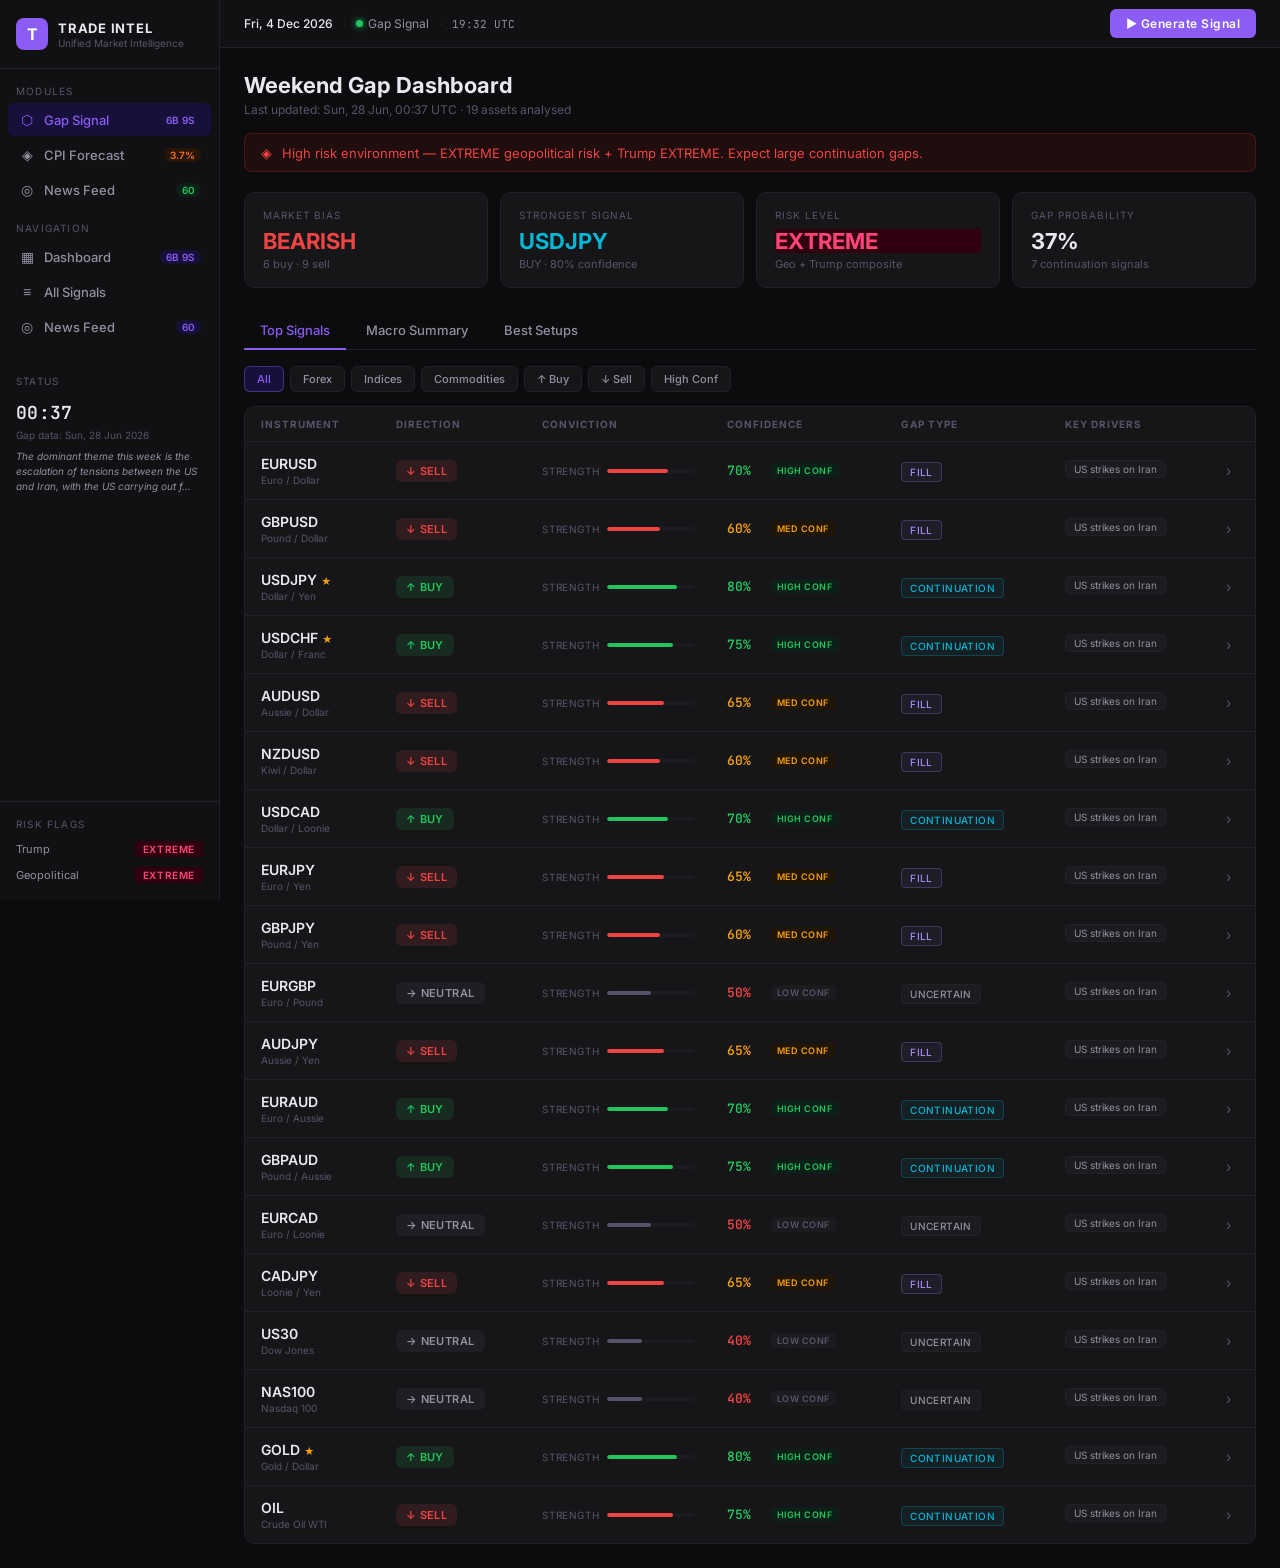
<file: platform/index.html>
<!DOCTYPE html>
<html lang="en">
<head>
  <meta charset="UTF-8"/>
  <meta name="viewport" content="width=device-width, initial-scale=1.0"/>
  <title>TRADE INTEL — Unified Market Intelligence</title>
  <link rel="preconnect" href="https://fonts.googleapis.com">
  <link href="https://fonts.googleapis.com/css2?family=Inter:wght@300;400;500;600;700&family=JetBrains+Mono:wght@400;500;600&display=swap" rel="stylesheet">
  <link rel="stylesheet" href="style.css?v=3"/>
</head>
<body>
<div class="sidebar-backdrop" id="sidebar-backdrop"></div>
<div class="layout">

  <!-- ── Sidebar ──────────────────────────────────────────── -->
  <aside class="sidebar">
    <div class="sidebar-logo">
      <div class="logo-icon">T</div>
      <div>
        <div class="logo-name">TRADE INTEL</div>
        <div class="logo-sub">Unified Market Intelligence</div>
      </div>
    </div>

    <div class="sidebar-section-label">MODULES</div>
    <nav class="sidebar-nav">
      <button class="nav-item active" data-section="gap">
        <span class="nav-icon">⬡</span> Gap Signal
        <span class="nav-badge" id="nav-gap-badge">—</span>
      </button>
      <button class="nav-item" data-section="cpi">
        <span class="nav-icon">◈</span> CPI Forecast
        <span class="nav-badge nav-badge-orange" id="nav-cpi-badge">—</span>
      </button>
      <button class="nav-item" data-section="news">
        <span class="nav-icon">◎</span> News Feed
        <span class="nav-badge nav-badge-green" id="nav-news-badge">—</span>
      </button>
    </nav>

    <!-- Gap Signal sub-nav — shown only when gap section is active -->
    <div id="gap-subnav" style="display:none">
      <div class="sidebar-section-label">NAVIGATION</div>
      <nav class="sidebar-nav">
        <button class="nav-item gap-sub active" data-gap-view="dashboard">
          <span class="nav-icon">▦</span> Dashboard
          <span class="nav-badge" id="gap-nav-buy-count">—</span>
        </button>
        <button class="nav-item gap-sub" data-gap-view="all">
          <span class="nav-icon">≡</span> All Signals
        </button>
        <button class="nav-item gap-sub" data-gap-view="news">
          <span class="nav-icon">◎</span> News Feed
          <span class="nav-badge" id="gap-nav-news-count" style="background:var(--muted-bg);color:var(--muted)">—</span>
        </button>
      </nav>
    </div>

    <div class="sidebar-section-label" style="margin-top:16px">STATUS</div>
    <div class="last-run-block">
      <div class="last-run-time" id="sidebar-time">—</div>
      <div class="last-run-meta" id="sidebar-meta">Ready</div>
      <div class="last-run-theme" id="sidebar-theme"></div>
    </div>

    <div class="sidebar-footer">
      <div class="sidebar-section-label">RISK FLAGS</div>
      <div class="risk-row">
        <span class="risk-key">Trump</span>
        <span class="risk-val" id="sb-trump">—</span>
      </div>
      <div class="risk-row">
        <span class="risk-key">Geopolitical</span>
        <span class="risk-val" id="sb-geo">—</span>
      </div>
      <div class="risk-row" id="sb-fomc-row">
        <span class="risk-key">FOMC</span>
        <span class="risk-val" id="sb-fomc">—</span>
      </div>
      <div class="risk-row" id="sb-inflation-row">
        <span class="risk-key">Inflation</span>
        <span class="risk-val" id="sb-inflation">—</span>
      </div>
    </div>
  </aside>

  <!-- ── Main ─────────────────────────────────────────────── -->
  <div class="main">

    <!-- Top bar -->
    <header class="topbar">
      <div class="topbar-left">
        <button class="hamburger" id="hamburger" aria-label="Open menu">
          <span></span><span></span><span></span>
        </button>
        <span class="topbar-date topbar-hide-mobile" id="topbar-date">—</span>
        <span class="topbar-sep topbar-hide-mobile">·</span>
        <span class="topbar-status"><span class="status-dot"></span> <span id="topbar-section-label">Gap Signal</span></span>
        <span class="topbar-sep topbar-hide-mobile">·</span>
        <span class="topbar-time topbar-hide-mobile" id="topbar-time">—</span>
      </div>
      <button class="run-btn" id="run-btn">▶ Generate Signal</button>
    </header>

    <!-- ════════════════════════════════════════════════════
         GAP SIGNAL SECTION
    ════════════════════════════════════════════════════ -->
    <div id="section-gap" class="section content">
      <div class="page-title-row">
        <div>
          <h1 class="page-title">Weekend Gap Dashboard</h1>
          <div class="page-sub" id="gap-page-sub">Loading gap signal data…</div>
        </div>
      </div>

      <div class="alert-bar neutral" id="gap-alert-bar">
        <span class="alert-icon">◈</span>
        <span id="gap-alert-text">Analysing market conditions…</span>
      </div>

      <div class="stat-cards">
        <div class="stat-card">
          <div class="stat-label">MARKET BIAS</div>
          <div class="stat-value" id="gap-stat-bias">—</div>
          <div class="stat-sub" id="gap-stat-bias-sub">—</div>
        </div>
        <div class="stat-card">
          <div class="stat-label">STRONGEST SIGNAL</div>
          <div class="stat-value highlight" id="gap-stat-strongest">—</div>
          <div class="stat-sub" id="gap-stat-strongest-sub">—</div>
        </div>
        <div class="stat-card">
          <div class="stat-label">RISK LEVEL</div>
          <div class="stat-value" id="gap-stat-risk">—</div>
          <div class="stat-sub">Geo + Trump composite</div>
        </div>
        <div class="stat-card">
          <div class="stat-label">GAP PROBABILITY</div>
          <div class="stat-value" id="gap-stat-gap">—</div>
          <div class="stat-sub" id="gap-stat-gap-sub">—</div>
        </div>
      </div>

      <div class="view-tabs" id="gap-view-tabs">
        <button class="vtab active" data-section-vtab="gap" data-vtab="signals">Top Signals</button>
        <button class="vtab" data-section-vtab="gap" data-vtab="macro">Macro Summary</button>
        <button class="vtab" data-section-vtab="gap" data-vtab="picks">Best Setups</button>
      </div>

      <div id="gap-view-signals">
        <div class="filter-row">
          <button class="filt active" data-group="all">All</button>
          <button class="filt" data-group="forex">Forex</button>
          <button class="filt" data-group="indices">Indices</button>
          <button class="filt" data-group="commodities">Commodities</button>
          <button class="filt" data-group="buy">↑ Buy</button>
          <button class="filt" data-group="sell">↓ Sell</button>
          <button class="filt" data-group="high">High Conf</button>
        </div>
        <div class="table-wrap">
          <table class="signal-table">
            <thead>
              <tr>
                <th>INSTRUMENT</th><th>DIRECTION</th><th>CONVICTION</th>
                <th>CONFIDENCE</th><th>GAP TYPE</th><th>KEY DRIVERS</th><th></th>
              </tr>
            </thead>
            <tbody id="gap-signal-tbody"></tbody>
          </table>
        </div>
      </div>

      <div id="gap-view-macro" style="display:none">
        <div class="macro-card">
          <div class="macro-card-label">MACRO THEME</div>
          <div class="macro-card-text" id="gap-macro-text">—</div>
        </div>
        <div class="macro-grid" id="gap-macro-grid"></div>
      </div>

      <div id="gap-view-picks" style="display:none">
        <div class="picks-grid" id="gap-picks-grid"></div>
      </div>

      <div id="gap-view-news" style="display:none">
        <div class="news-feed" id="gap-news-feed"></div>
      </div>
    </div>

    <!-- ════════════════════════════════════════════════════
         CPI SECTION
    ════════════════════════════════════════════════════ -->
    <div id="section-cpi" class="section content" style="display:none">
      <div class="page-title-row">
        <div>
          <h1 class="page-title">CPI Forecast Model</h1>
          <div class="page-sub" id="cpi-page-sub">Consumer Price Index — Inflation Intelligence</div>
          <div class="data-badge fallback" id="cpi-data-badge">⚡ Fallback values</div>
        </div>
      </div>

      <div class="alert-bar neutral" id="cpi-alert-bar">
        <span class="alert-icon">◈</span>
        <span id="cpi-alert-text">Adjust model inputs then click ▶ Generate Signal to compute CPI forecast</span>
      </div>

      <div class="consensus-bar">
        <span class="cb-label">Street Consensus</span>
        <div class="cb-input-wrap">
          <input type="number" id="cpi-consensus-input" class="cb-input" placeholder="e.g. 2.4" step="0.1" min="0" max="10">
          <span class="cb-unit">% CPI YoY</span>
        </div>
        <div class="cb-vs" id="cpi-consensus-vs">Enter street forecast to compare with model</div>
      </div>

      <div class="stat-cards">
        <div class="stat-card">
          <div class="stat-label">CPI FORECAST</div>
          <div class="stat-value highlight" id="cpi-stat-headline">—</div>
          <div class="stat-sub" id="cpi-stat-headline-sub">YoY consumer price index</div>
        </div>
        <div class="stat-card">
          <div class="stat-label">CORE MoM</div>
          <div class="stat-value" id="cpi-stat-core">—</div>
          <div class="stat-sub">Core month-over-month</div>
        </div>
        <div class="stat-card">
          <div class="stat-label">REGIME</div>
          <div class="stat-value" id="cpi-stat-regime">—</div>
          <div class="stat-sub" id="cpi-stat-regime-sub">Inflation condition</div>
        </div>
        <div class="stat-card">
          <div class="stat-label">MODEL CONFIDENCE</div>
          <div class="stat-value" id="cpi-stat-conf">—</div>
          <div class="stat-sub">Signal alignment score</div>
        </div>
      </div>

      <div class="view-tabs">
        <button class="vtab active" data-section-vtab="cpi" data-vtab="signals">Asset Signals</button>
        <button class="vtab" data-section-vtab="cpi" data-vtab="forecast">Forecast Detail</button>
        <button class="vtab" data-section-vtab="cpi" data-vtab="inputs">Model Inputs</button>
        <button class="vtab" data-section-vtab="cpi" data-vtab="drivers">Drivers</button>
        <button class="vtab" data-section-vtab="cpi" data-vtab="news">News Feed</button>
      </div>

      <div id="cpi-view-signals">
        <div class="table-wrap">
          <table class="signal-table">
            <thead>
              <tr>
                <th>ASSET</th><th>SIGNAL</th><th>CONVICTION</th>
                <th>CONFIDENCE</th><th>CONTEXT</th><th>RATIONALE</th><th></th>
              </tr>
            </thead>
            <tbody id="cpi-signal-tbody"></tbody>
          </table>
        </div>
      </div>

      <div id="cpi-view-forecast" style="display:none">
        <div id="cpi-forecast-content"></div>
      </div>

      <div id="cpi-view-inputs" style="display:none">
        <div id="cpi-inputs-content"></div>
      </div>

      <div id="cpi-view-drivers" style="display:none">
        <div id="cpi-drivers-content"></div>
      </div>

      <div id="cpi-view-news" style="display:none">
        <div class="news-feed" id="cpi-news-feed"></div>
      </div>
    </div>

    <!-- ════════════════════════════════════════════════════
         NEWS SECTION
    ════════════════════════════════════════════════════ -->
    <div id="section-news" class="section content" style="display:none">
      <div class="page-title-row">
        <div>
          <h1 class="page-title">Market News Feed</h1>
          <div class="page-sub" id="news-page-sub">All articles from the latest Gap Signal run</div>
        </div>
      </div>

      <div class="news-filter-row">
        <button class="news-filt active" data-nfilter="all">All <span id="nf-count-all" class="news-filt-count">—</span></button>
        <button class="news-filt" data-nfilter="labour">Labour / NFP <span id="nf-count-labour" class="news-filt-count">—</span></button>
        <button class="news-filt" data-nfilter="inflation">Inflation / CPI <span id="nf-count-inflation" class="news-filt-count">—</span></button>
        <button class="news-filt" data-nfilter="geo">Geopolitical <span id="nf-count-geo" class="news-filt-count">—</span></button>
        <button class="news-filt" data-nfilter="markets">Markets <span id="nf-count-markets" class="news-filt-count">—</span></button>
      </div>

      <div class="news-feed" id="main-news-feed"></div>
    </div>

  </div>
</div>

<!-- ── Detail Modal (Gap Signal row) ────────────────────── -->
<div class="modal-overlay" id="modal-overlay">
  <div class="modal">
    <div class="modal-header-bar" id="modal-header-bar"></div>
    <div class="modal-inner">
      <button class="modal-close" id="modal-close">✕</button>
      <div class="modal-title-row">
        <div class="modal-asset" id="modal-asset"></div>
        <div id="modal-top-badges"></div>
      </div>
      <div class="modal-bias-box" id="modal-bias"></div>
      <div class="modal-cols">
        <div>
          <div class="modal-sec-label">Key Drivers</div>
          <ul class="modal-list green" id="modal-drivers"></ul>
        </div>
        <div>
          <div class="modal-sec-label">Invalidation Risks</div>
          <ul class="modal-list red" id="modal-risks"></ul>
        </div>
      </div>
    </div>
  </div>
</div>

<!-- ── Generating Modal (Netlify — GitHub Actions triggered) ── -->
<div class="cmd-overlay" id="generating-overlay">
  <div class="cmd-modal">
    <div class="cmd-title">⚙ Generating Gap Signal…</div>
    <div class="cmd-sub">GitHub Actions is running your signal generator. This takes about 90 seconds.</div>
    <div class="generating-steps">
      <div class="gen-step">✓ Workflow triggered</div>
      <div class="gen-step muted">⏳ Fetching news &amp; market data</div>
      <div class="gen-step muted">⏳ Running AI analysis (Groq)</div>
      <div class="gen-step muted">⏳ Committing to GitHub</div>
      <div class="gen-step muted">⏳ Netlify redeploying</div>
    </div>
    <div class="cmd-note" style="margin-top:16px">
      This page will automatically refresh in <strong>2 minutes</strong>.<br>
      Or refresh manually once you see the Netlify deploy complete.
    </div>
  </div>
</div>

<!-- ── Command Modal (Gap Signal generate — local dev) ─── -->
<div class="cmd-overlay" id="cmd-overlay">
  <div class="cmd-modal">
    <div class="cmd-title">▶ Generate Gap Signal</div>
    <div class="cmd-sub">Run this command in your terminal to fetch fresh signals, then refresh this page.</div>
    <div class="cmd-code">python3 /Users/Aryan/BBS/gap_signals/main.py --save</div>
    <div class="cmd-note">
      Runs the AI-powered gap analysis engine and saves output to
      <code>gap_signals/dashboard/data/latest.json</code>.
      Requires API keys configured in <code>gap_signals/.env</code>.
    </div>
    <button class="cmd-close-btn" id="cmd-close">Close</button>
  </div>
</div>

<script src="app.js"></script>
</body>
</html>
</file>
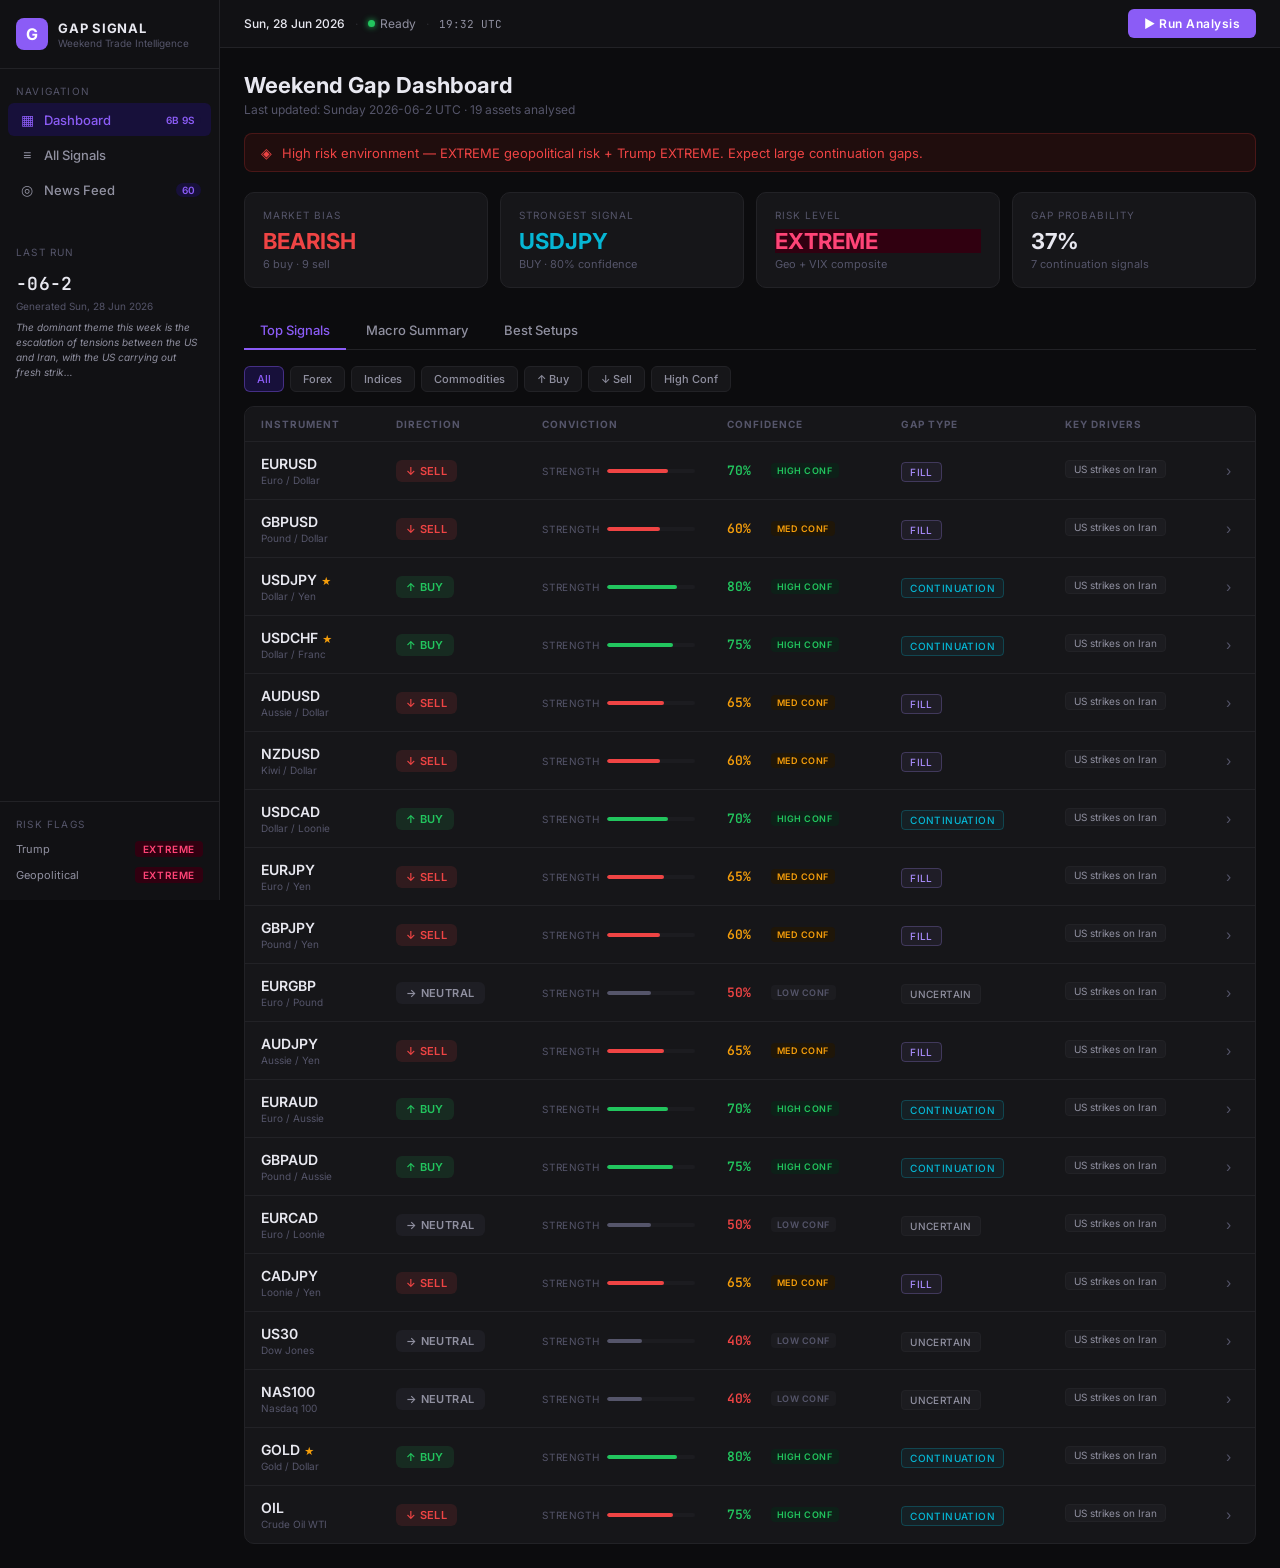
<file: gap_signals/dashboard/index.html>
<!DOCTYPE html>
<html lang="en">
<head>
  <meta charset="UTF-8"/>
  <meta name="viewport" content="width=device-width, initial-scale=1.0"/>
  <title>GAP SIGNAL — Weekend Trade Intelligence</title>
  <link rel="preconnect" href="https://fonts.googleapis.com">
  <link href="https://fonts.googleapis.com/css2?family=Inter:wght@300;400;500;600;700&family=JetBrains+Mono:wght@400;500;600&display=swap" rel="stylesheet">
  <link rel="stylesheet" href="style.css"/>
</head>
<body>
<div class="layout">

  <!-- ── Sidebar ─────────────────────────────────────────────── -->
  <aside class="sidebar">
    <div class="sidebar-logo">
      <div class="logo-icon">G</div>
      <div>
        <div class="logo-name">GAP SIGNAL</div>
        <div class="logo-sub">Weekend Trade Intelligence</div>
      </div>
    </div>

    <div class="sidebar-section-label">NAVIGATION</div>
    <nav class="sidebar-nav">
      <a class="nav-item active" data-view="dashboard" href="#">
        <span class="nav-icon">▦</span> Dashboard
        <span class="nav-badge" id="nav-buy-count"></span>
      </a>
      <a class="nav-item" data-view="all" href="#">
        <span class="nav-icon">≡</span> All Signals
      </a>
      <a class="nav-item" data-view="news" href="#">
        <span class="nav-icon">◎</span> News Feed
        <span class="nav-badge" id="nav-news-badge" style="background:var(--muted-bg);color:var(--muted)">—</span>
      </a>
    </nav>

    <div class="sidebar-section-label" style="margin-top:24px">LAST RUN</div>
    <div class="last-run-block">
      <div class="last-run-time" id="sidebar-time">—</div>
      <div class="last-run-meta" id="sidebar-meta">Run python3 main.py --save to refresh</div>
      <div class="last-run-theme" id="sidebar-theme"></div>
    </div>

    <div class="sidebar-footer">
      <div class="sidebar-section-label">RISK FLAGS</div>
      <div class="risk-row">
        <span class="risk-key">Trump</span>
        <span class="risk-val" id="sb-trump">—</span>
      </div>
      <div class="risk-row">
        <span class="risk-key">Geopolitical</span>
        <span class="risk-val" id="sb-geo">—</span>
      </div>
    </div>
  </aside>

  <!-- ── Main ───────────────────────────────────────────────── -->
  <div class="main">

    <!-- Top bar -->
    <header class="topbar">
      <div class="topbar-left">
        <span class="topbar-date" id="topbar-date">—</span>
        <span class="topbar-sep">·</span>
        <span class="topbar-status"><span class="status-dot"></span> Ready</span>
        <span class="topbar-sep">·</span>
        <span class="topbar-time" id="topbar-time">—</span>
      </div>
      <button class="run-btn" onclick="location.reload()">▶ Run Analysis</button>
    </header>

    <!-- Page content -->
    <div class="content">

      <div class="page-title-row">
        <div>
          <h1 class="page-title">Weekend Gap Dashboard</h1>
          <div class="page-sub" id="page-sub">Loading...</div>
        </div>
      </div>

      <!-- Alert bar -->
      <div class="alert-bar" id="alert-bar">
        <span class="alert-icon">◈</span>
        <span id="alert-text">Analysing market conditions...</span>
      </div>

      <!-- Stat cards -->
      <div class="stat-cards">
        <div class="stat-card">
          <div class="stat-label">MARKET BIAS</div>
          <div class="stat-value" id="stat-bias">—</div>
          <div class="stat-sub" id="stat-bias-sub">—</div>
        </div>
        <div class="stat-card">
          <div class="stat-label">STRONGEST SIGNAL</div>
          <div class="stat-value highlight" id="stat-strongest">—</div>
          <div class="stat-sub" id="stat-strongest-sub">—</div>
        </div>
        <div class="stat-card">
          <div class="stat-label">RISK LEVEL</div>
          <div class="stat-value" id="stat-risk">—</div>
          <div class="stat-sub">Geo + VIX composite</div>
        </div>
        <div class="stat-card">
          <div class="stat-label">GAP PROBABILITY</div>
          <div class="stat-value" id="stat-gap">—</div>
          <div class="stat-sub" id="stat-gap-sub">—</div>
        </div>
      </div>

      <!-- Tabs -->
      <div class="view-tabs">
        <button class="vtab active" data-vtab="signals">Top Signals</button>
        <button class="vtab" data-vtab="macro">Macro Summary</button>
        <button class="vtab" data-vtab="picks">Best Setups</button>
      </div>

      <!-- Signals table -->
      <div id="view-signals">
        <div class="filter-row">
          <button class="filt active" data-group="all">All</button>
          <button class="filt" data-group="forex">Forex</button>
          <button class="filt" data-group="indices">Indices</button>
          <button class="filt" data-group="commodities">Commodities</button>
          <button class="filt" data-group="buy">↑ Buy</button>
          <button class="filt" data-group="sell">↓ Sell</button>
          <button class="filt" data-group="high">High Conf</button>
        </div>

        <div class="table-wrap">
          <table class="signal-table">
            <thead>
              <tr>
                <th>INSTRUMENT</th>
                <th>DIRECTION</th>
                <th>CONVICTION</th>
                <th>CONFIDENCE</th>
                <th>GAP TYPE</th>
                <th>KEY DRIVERS</th>
                <th></th>
              </tr>
            </thead>
            <tbody id="signal-tbody"></tbody>
          </table>
        </div>
      </div>

      <!-- Macro view -->
      <div id="view-macro" style="display:none">
        <div class="macro-card">
          <div class="macro-card-label">MACRO THEME</div>
          <div class="macro-card-text" id="macro-full-text">—</div>
        </div>
        <div class="macro-grid" id="macro-grid"></div>
      </div>

      <!-- Picks view -->
      <div id="view-picks" style="display:none">
        <div class="picks-grid" id="picks-grid"></div>
      </div>

      <!-- News feed view -->
      <div id="view-news" style="display:none">
        <div class="news-feed" id="news-feed"></div>
      </div>

    </div>
  </div>

</div>

<!-- Detail modal -->
<div class="modal-overlay" id="modal-overlay">
  <div class="modal">
    <div class="modal-header-bar" id="modal-header-bar"></div>
    <div class="modal-inner">
      <button class="modal-close" id="modal-close">✕</button>
      <div class="modal-title-row">
        <div class="modal-asset" id="modal-asset"></div>
        <div id="modal-top-badges"></div>
      </div>
      <div class="modal-bias-box" id="modal-bias"></div>
      <div class="modal-cols">
        <div>
          <div class="modal-sec-label">Key Drivers</div>
          <ul class="modal-list green" id="modal-drivers"></ul>
        </div>
        <div>
          <div class="modal-sec-label">Invalidation Risks</div>
          <ul class="modal-list red" id="modal-risks"></ul>
        </div>
      </div>
    </div>
  </div>
</div>

<script src="app.js"></script>
</body>
</html>
</file>
<file: platform/style.css>
@import url('https://fonts.googleapis.com/css2?family=Inter:wght@300;400;500;600;700&family=JetBrains+Mono:wght@400;500;600&display=swap');

*, *::before, *::after { box-sizing: border-box; margin: 0; padding: 0; }

:root {
  --bg:        #0c0c0e;
  --sidebar:   #111114;
  --panel:     #161619;
  --panel2:    #1c1c20;
  --border:    #222226;
  --border2:   #2a2a30;
  --text:      #e8e8f0;
  --text2:     #9090a0;
  --muted:     #55556a;
  --muted-bg:  #1e1e24;
  --green:     #22c55e;
  --green-bg:  #0d2018;
  --green-dim: rgba(34,197,94,0.12);
  --red:       #ef4444;
  --red-bg:    #200d0d;
  --red-dim:   rgba(239,68,68,0.12);
  --yellow:    #f59e0b;
  --yellow-bg: #1f1608;
  --purple:    #8b5cf6;
  --purple-bg: #17103a;
  --cyan:      #06b6d4;
  --cyan-bg:   #071e26;
  --orange:    #f97316;
  --orange-bg: #281508;
  --inter:     'Inter', sans-serif;
  --mono:      'JetBrains Mono', monospace;
}

body {
  background: var(--bg);
  color: var(--text);
  font-family: var(--inter);
  font-size: 13px;
  min-height: 100vh;
  overflow-x: hidden;
}

/* ── Layout ─────────────────────────────────────────── */
.layout {
  display: grid;
  grid-template-columns: 220px 1fr;
  min-height: 100vh;
}

/* ── Sidebar ────────────────────────────────────────── */
.sidebar {
  background: var(--sidebar);
  border-right: 1px solid var(--border);
  display: flex;
  flex-direction: column;
  padding: 0;
  position: sticky;
  top: 0;
  height: 100vh;
  overflow-y: auto;
}

.sidebar-logo {
  display: flex;
  align-items: center;
  gap: 10px;
  padding: 18px 16px;
  border-bottom: 1px solid var(--border);
}

.logo-icon {
  width: 32px; height: 32px;
  background: var(--purple);
  color: white;
  font-weight: 700;
  font-size: 16px;
  border-radius: 8px;
  display: flex; align-items: center; justify-content: center;
  flex-shrink: 0;
}

.logo-name {
  font-weight: 700;
  font-size: 13px;
  letter-spacing: 0.06em;
  color: var(--text);
}

.logo-sub {
  font-size: 10px;
  color: var(--muted);
  margin-top: 1px;
}

.sidebar-section-label {
  font-size: 10px;
  letter-spacing: 0.12em;
  color: var(--muted);
  padding: 16px 16px 6px;
  text-transform: uppercase;
}

.sidebar-nav { display: flex; flex-direction: column; gap: 2px; padding: 0 8px; }
.sidebar-nav button { font-family: var(--inter); }

.nav-item {
  display: flex;
  align-items: center;
  gap: 8px;
  padding: 8px 10px;
  border-radius: 6px;
  color: var(--text2);
  text-decoration: none;
  font-size: 13px;
  font-weight: 500;
  transition: all 0.15s;
  cursor: pointer;
  background: none;
  border: none;
  width: 100%;
  text-align: left;
}

.nav-item:hover { background: var(--panel2); color: var(--text); }
.nav-item.active[data-section="gap"]  { background: var(--purple-bg); color: var(--purple); }
.nav-item.active[data-section="nfp"]  { background: var(--cyan-bg);   color: var(--cyan); }
.nav-item.active[data-section="cpi"]  { background: var(--orange-bg); color: var(--orange); }
.nav-item.active[data-section="news"] { background: var(--green-bg);  color: var(--green); }

.nav-icon { font-size: 14px; width: 18px; text-align: center; }

.nav-badge {
  margin-left: auto;
  background: var(--purple-bg);
  color: var(--purple);
  font-size: 10px;
  padding: 1px 6px;
  border-radius: 10px;
  font-weight: 600;
}
.nav-badge-cyan   { background: var(--cyan-bg);   color: var(--cyan); }
.nav-badge-orange { background: var(--orange-bg); color: var(--orange); }
.nav-badge-green  { background: var(--green-bg);  color: var(--green); }

.last-run-block { padding: 8px 16px 16px; }

.last-run-time {
  font-family: var(--mono);
  font-size: 18px;
  font-weight: 600;
  color: var(--text);
  letter-spacing: 0.02em;
}

.last-run-meta { font-size: 10px; color: var(--muted); margin-top: 4px; line-height: 1.5; }
.last-run-theme { font-size: 10px; color: var(--text2); margin-top: 6px; line-height: 1.5; font-style: italic; }

.sidebar-footer {
  margin-top: auto;
  border-top: 1px solid var(--border);
  padding-bottom: 12px;
}

.risk-row {
  display: flex;
  justify-content: space-between;
  align-items: center;
  padding: 5px 16px;
}

.risk-key { font-size: 11px; color: var(--text2); }

.risk-val {
  font-size: 10px;
  font-weight: 600;
  padding: 2px 8px;
  border-radius: 4px;
  letter-spacing: 0.06em;
}

.risk-LOW, .risk-NONE, .risk-Dovish, .risk-Soft  { background: var(--green-bg);  color: var(--green); }
.risk-MEDIUM, .risk-Neutral, .risk-Cooling         { background: var(--yellow-bg); color: var(--yellow); }
.risk-HIGH, .risk-Hawkish, .risk-Hot               { background: var(--red-bg);    color: var(--red); }
.risk-EXTREME { background: #300010; color: #ff4477; animation: rpulse 1.2s infinite; }
.risk-Solid, .risk-Weak { background: var(--muted-bg); color: var(--text2); }
@keyframes rpulse { 0%,100%{opacity:1} 50%{opacity:0.5} }

/* ── Main ───────────────────────────────────────────── */
.main { display: flex; flex-direction: column; min-height: 100vh; }

.topbar {
  display: flex;
  justify-content: space-between;
  align-items: center;
  padding: 0 24px;
  height: 48px;
  border-bottom: 1px solid var(--border);
  background: var(--sidebar);
  flex-shrink: 0;
}

.topbar-left { display: flex; align-items: center; gap: 10px; color: var(--text2); font-size: 12px; }
.topbar-sep { color: var(--border2); }
.topbar-date { font-weight: 500; color: var(--text); }
.topbar-status { display: flex; align-items: center; gap: 5px; }

.status-dot {
  width: 7px; height: 7px;
  border-radius: 50%;
  background: var(--green);
  box-shadow: 0 0 6px var(--green);
  animation: sdot 2s ease-in-out infinite;
}

@keyframes sdot { 0%,100%{opacity:1} 50%{opacity:0.4} }

.topbar-time { font-family: var(--mono); font-size: 11px; color: var(--text2); }

.run-btn {
  background: var(--purple);
  color: white;
  border: none;
  padding: 7px 16px;
  border-radius: 6px;
  font-family: var(--inter);
  font-size: 12px;
  font-weight: 600;
  cursor: pointer;
  letter-spacing: 0.04em;
  transition: all 0.15s;
}

.run-btn:hover { filter: brightness(1.15); transform: translateY(-1px); }
.run-btn:active { transform: translateY(0); }
.run-btn.section-nfp  { background: var(--cyan); }
.run-btn.section-cpi  { background: var(--orange); }
.run-btn.section-news { background: var(--green); color: #000; }

/* Content */
.content { padding: 24px; flex: 1; }

.page-title-row { margin-bottom: 16px; }
.page-title { font-size: 22px; font-weight: 700; color: var(--text); margin-bottom: 4px; }
.page-sub { font-size: 12px; color: var(--muted); margin-bottom: 5px; }

/* Data source badge */
.data-badge {
  display: inline-flex;
  align-items: center;
  gap: 6px;
  font-size: 10px;
  font-weight: 600;
  letter-spacing: 0.06em;
  padding: 3px 10px;
  border-radius: 10px;
  margin-top: 2px;
}

.data-badge.live {
  background: rgba(34,197,94,0.12);
  color: var(--green);
  border: 1px solid rgba(34,197,94,0.25);
}

.data-badge.loading {
  background: rgba(6,182,212,0.1);
  color: var(--cyan);
  border: 1px solid rgba(6,182,212,0.2);
}

.data-badge.fallback {
  background: var(--muted-bg);
  color: var(--muted);
  border: 1px solid var(--border);
}

.db-dot {
  width: 6px; height: 6px;
  border-radius: 50%;
  background: currentColor;
  flex-shrink: 0;
}

.data-badge.live .db-dot    { animation: sdot 2s ease-in-out infinite; }
.data-badge.loading .db-dot { animation: sdot 0.8s ease-in-out infinite; }

/* Alert bar */
.alert-bar {
  display: flex;
  align-items: center;
  gap: 10px;
  padding: 10px 16px;
  border-radius: 8px;
  font-size: 13px;
  margin-bottom: 20px;
  border: 1px solid;
}

.alert-bar.good    { background: var(--green-bg);  border-color: rgba(34,197,94,0.2);  color: var(--green); }
.alert-bar.warn    { background: var(--yellow-bg); border-color: rgba(245,158,11,0.2); color: var(--yellow); }
.alert-bar.danger  { background: var(--red-bg);    border-color: rgba(239,68,68,0.2);  color: var(--red); }
.alert-bar.neutral { background: var(--panel);     border-color: var(--border);         color: var(--text2); }
.alert-bar.info    { background: var(--cyan-bg);   border-color: rgba(6,182,212,0.2);  color: var(--cyan); }

.alert-icon { font-size: 14px; flex-shrink: 0; }

/* Stat cards */
.stat-cards {
  display: grid;
  grid-template-columns: repeat(4, 1fr);
  gap: 12px;
  margin-bottom: 24px;
}

.stat-card {
  background: var(--panel);
  border: 1px solid var(--border);
  border-radius: 10px;
  padding: 16px 18px;
}

.stat-label {
  font-size: 10px;
  letter-spacing: 0.1em;
  color: var(--muted);
  margin-bottom: 8px;
  text-transform: uppercase;
}

.stat-value {
  font-size: 22px;
  font-weight: 700;
  color: var(--text);
  margin-bottom: 4px;
  line-height: 1.1;
}

.stat-value.highlight   { color: var(--cyan); }
.stat-value.risk-HIGH   { color: var(--red); }
.stat-value.risk-MEDIUM { color: var(--yellow); }
.stat-value.risk-LOW    { color: var(--green); }
.stat-value.risk-EXTREME { color: #ff4477; }
.stat-value.regime-hot  { color: var(--red); }
.stat-value.regime-solid{ color: var(--green); }
.stat-value.regime-cooling { color: var(--yellow); }
.stat-value.regime-weak { color: var(--muted); }
.stat-value.regime-neutral { color: var(--yellow); }
.stat-value.regime-soft { color: var(--green); }
.stat-value.fomc-hawkish { color: var(--red); }
.stat-value.fomc-dovish  { color: var(--green); }
.stat-value.fomc-neutral { color: var(--cyan); }

.stat-sub { font-size: 11px; color: var(--muted); }

/* View tabs */
.view-tabs {
  display: flex;
  gap: 4px;
  border-bottom: 1px solid var(--border);
  margin-bottom: 16px;
}

.vtab {
  background: none;
  border: none;
  border-bottom: 2px solid transparent;
  color: var(--text2);
  font-family: var(--inter);
  font-size: 13px;
  font-weight: 500;
  padding: 10px 16px;
  cursor: pointer;
  transition: all 0.15s;
  margin-bottom: -1px;
}

.vtab:hover { color: var(--text); }
.vtab.active { color: var(--purple); border-bottom-color: var(--purple); }
.section-nfp .vtab.active { color: var(--cyan);   border-bottom-color: var(--cyan); }
.section-cpi .vtab.active { color: var(--orange); border-bottom-color: var(--orange); }

/* Filter row */
.filter-row { display: flex; gap: 6px; margin-bottom: 14px; flex-wrap: wrap; }

.filt {
  background: var(--panel);
  border: 1px solid var(--border);
  color: var(--text2);
  font-family: var(--inter);
  font-size: 11px;
  font-weight: 500;
  padding: 5px 12px;
  border-radius: 6px;
  cursor: pointer;
  transition: all 0.15s;
}

.filt:hover { border-color: var(--border2); color: var(--text); }
.filt.active { background: var(--purple-bg); border-color: rgba(139,92,246,0.4); color: var(--purple); }

/* Signal table */
.table-wrap {
  background: var(--panel);
  border: 1px solid var(--border);
  border-radius: 10px;
  overflow: hidden;
}

.signal-table { width: 100%; border-collapse: collapse; }

.signal-table th {
  text-align: left;
  font-size: 10px;
  letter-spacing: 0.1em;
  color: var(--muted);
  padding: 11px 16px;
  border-bottom: 1px solid var(--border);
  background: var(--panel);
  text-transform: uppercase;
  white-space: nowrap;
}

.signal-table td {
  padding: 13px 16px;
  border-bottom: 1px solid var(--border);
  vertical-align: middle;
}

.signal-table tr:last-child td { border-bottom: none; }
.signal-table tr { cursor: pointer; transition: background 0.12s; }
.signal-table tr:hover td { background: var(--panel2); }

.inst-name { font-weight: 600; font-size: 14px; color: var(--text); }
.inst-sub  { font-size: 10px; color: var(--muted); margin-top: 2px; }

.dir-badge {
  display: inline-flex;
  align-items: center;
  gap: 5px;
  padding: 4px 10px;
  border-radius: 6px;
  font-size: 11px;
  font-weight: 600;
  letter-spacing: 0.04em;
  white-space: nowrap;
}

.dir-BUY     { background: var(--green-dim); color: var(--green); }
.dir-SELL    { background: var(--red-dim);   color: var(--red); }
.dir-NEUTRAL { background: var(--muted-bg);  color: var(--text2); }
.dir-Higher  { background: var(--green-dim); color: var(--green); }
.dir-Lower   { background: var(--red-dim);   color: var(--red); }
.dir-Unchanged { background: var(--muted-bg); color: var(--text2); }
.dir-Hawkish { background: var(--red-dim);    color: var(--red); }
.dir-Dovish  { background: var(--green-dim);  color: var(--green); }

.conv-wrap { display: flex; align-items: center; gap: 8px; min-width: 120px; }
.conv-label { font-size: 10px; color: var(--muted); letter-spacing: 0.06em; min-width: 44px; }
.conv-track { flex: 1; height: 4px; background: var(--panel2); border-radius: 2px; overflow: hidden; }
.conv-fill  { height: 100%; border-radius: 2px; transition: width 0.5s ease; }
.fill-BUY, .fill-Higher, .fill-Dovish   { background: var(--green); }
.fill-SELL, .fill-Lower, .fill-Hawkish  { background: var(--red); }
.fill-NEUTRAL, .fill-Unchanged { background: var(--muted); }

.conf-wrap { display: flex; align-items: center; gap: 8px; }
.conf-pct  { font-family: var(--mono); font-size: 13px; font-weight: 600; min-width: 36px; }
.conf-pct.high { color: var(--green); }
.conf-pct.mid  { color: var(--yellow); }
.conf-pct.low  { color: var(--red); }

.conf-tier { font-size: 9px; font-weight: 600; padding: 2px 6px; border-radius: 4px; letter-spacing: 0.06em; background: var(--panel2); color: var(--muted); }
.conf-tier.tier-high { background: var(--green-bg); color: var(--green); }
.conf-tier.tier-mid  { background: var(--yellow-bg); color: var(--yellow); }

.gap-badge {
  font-size: 10px;
  padding: 3px 8px;
  border-radius: 4px;
  font-weight: 500;
  letter-spacing: 0.04em;
  border: 1px solid var(--border);
  color: var(--text2);
  background: var(--panel2);
}

.gap-badge.cont { color: var(--cyan);   border-color: rgba(6,182,212,0.25);   background: rgba(6,182,212,0.06); }
.gap-badge.fill { color: #a78bfa;       border-color: rgba(167,139,250,0.25); background: rgba(167,139,250,0.06); }
.gap-badge.hot  { color: var(--red);    border-color: rgba(239,68,68,0.25);   background: rgba(239,68,68,0.06); }
.gap-badge.soft { color: var(--green);  border-color: rgba(34,197,94,0.25);   background: rgba(34,197,94,0.06); }
.gap-badge.warn { color: var(--yellow); border-color: rgba(245,158,11,0.25);  background: rgba(245,158,11,0.06); }
.gap-badge.hawk { color: var(--red);    border-color: rgba(239,68,68,0.25);   background: rgba(239,68,68,0.06); }
.gap-badge.dove { color: var(--green);  border-color: rgba(34,197,94,0.25);   background: rgba(34,197,94,0.06); }

.driver-pill {
  display: inline-block;
  font-size: 10px;
  padding: 2px 8px;
  border-radius: 4px;
  background: var(--panel2);
  color: var(--text2);
  border: 1px solid var(--border);
  max-width: 220px;
  white-space: nowrap;
  overflow: hidden;
  text-overflow: ellipsis;
}

.star-tag { font-size: 10px; color: var(--yellow); margin-left: 4px; }
.chevron  { color: var(--muted); font-size: 14px; }

/* Macro */
.macro-card {
  background: var(--panel); border: 1px solid var(--border);
  border-radius: 10px; padding: 20px 24px; margin-bottom: 16px;
}
.macro-card-label { font-size: 10px; letter-spacing: 0.1em; color: var(--muted); text-transform: uppercase; margin-bottom: 10px; }
.macro-card-text  { font-size: 14px; line-height: 1.7; color: var(--text2); }

.macro-grid { display: grid; grid-template-columns: repeat(auto-fill, minmax(260px, 1fr)); gap: 12px; }

.macro-item { background: var(--panel); border: 1px solid var(--border); border-radius: 8px; padding: 14px 16px; }
.macro-item-label { font-size: 10px; color: var(--muted); letter-spacing: 0.08em; margin-bottom: 6px; text-transform: uppercase; }
.macro-item-val   { font-size: 18px; font-weight: 700; }
.macro-item-sub   { font-size: 11px; color: var(--muted); margin-top: 4px; }

/* Picks */
.picks-grid { display: grid; grid-template-columns: repeat(auto-fill, minmax(300px, 1fr)); gap: 12px; }

.picks-card {
  background: var(--panel); border: 1px solid var(--border); border-radius: 10px;
  padding: 18px 20px; cursor: pointer; transition: border-color 0.15s;
}
.picks-card:hover { border-color: var(--purple); }
.picks-card-asset { font-size: 20px; font-weight: 700; margin-bottom: 6px; }
.picks-card-dir   { font-size: 12px; font-weight: 600; margin-bottom: 10px; }
.picks-card-bias  { font-size: 12px; color: var(--text2); line-height: 1.5; }

/* ── Modal ─────────────────────────────────────────── */
.modal-overlay {
  display: none; position: fixed; inset: 0;
  background: rgba(0,0,0,0.7); z-index: 100;
  align-items: center; justify-content: center;
  padding: 20px; backdrop-filter: blur(6px);
}
.modal-overlay.open { display: flex; }

.modal {
  background: var(--panel); border: 1px solid var(--border2);
  border-radius: 12px; width: 100%; max-width: 540px;
  max-height: 88vh; overflow-y: auto;
  box-shadow: 0 24px 80px rgba(0,0,0,0.6);
}

.modal-header-bar { height: 3px; border-radius: 12px 12px 0 0; }
.modal-inner      { padding: 24px; }

.modal-close {
  float: right; background: var(--panel2); border: 1px solid var(--border);
  color: var(--muted); width: 26px; height: 26px; border-radius: 6px;
  font-size: 12px; cursor: pointer; font-family: var(--inter); transition: all 0.12s;
}
.modal-close:hover { color: var(--text); border-color: var(--border2); }

.modal-title-row {
  display: flex; align-items: center; gap: 12px;
  margin-bottom: 14px; flex-wrap: wrap; padding-right: 32px;
}
.modal-asset { font-size: 26px; font-weight: 700; }

.modal-bias-box {
  background: var(--panel2); border-left: 3px solid var(--purple);
  padding: 12px 14px; border-radius: 0 6px 6px 0;
  font-size: 13px; color: var(--text2); line-height: 1.6; margin-bottom: 20px;
}

.modal-cols { display: grid; grid-template-columns: 1fr 1fr; gap: 16px; }

.modal-sec-label { font-size: 10px; letter-spacing: 0.1em; text-transform: uppercase; color: var(--muted); margin-bottom: 8px; }
.modal-list { list-style: none; display: flex; flex-direction: column; gap: 5px; }
.modal-list li { font-size: 12px; line-height: 1.5; padding: 7px 10px; border-radius: 6px; }
.modal-list.green li { background: var(--green-bg); color: #86efac; border-left: 2px solid rgba(34,197,94,0.4); }
.modal-list.red   li { background: var(--red-bg);   color: #fca5a5; border-left: 2px solid rgba(239,68,68,0.4); }

/* ── News Feed ─────────────────────────────────────── */
.news-feed { display: flex; flex-direction: column; gap: 1px; background: var(--border); border-radius: 10px; overflow: hidden; }

.news-item {
  background: var(--panel); padding: 14px 18px;
  display: grid; grid-template-columns: 1fr auto;
  gap: 12px; align-items: start; transition: background 0.12s;
  text-decoration: none; color: inherit;
}
.news-item:hover { background: var(--panel2); }

.news-source { font-size: 10px; letter-spacing: 0.1em; text-transform: uppercase; color: var(--purple); margin-bottom: 4px; }
.news-title   { font-size: 13px; font-weight: 500; color: var(--text); line-height: 1.4; margin-bottom: 4px; }
.news-summary { font-size: 11px; color: var(--text2); line-height: 1.5; }
.news-age     { font-family: var(--mono); font-size: 10px; color: var(--muted); white-space: nowrap; padding-top: 2px; }

.news-empty {
  padding: 32px; text-align: center; color: var(--muted); font-size: 13px;
  background: var(--panel); border-radius: 10px;
}
.news-empty code { color: var(--purple); }

/* ── News Module filters ───────────────────────────────── */
.news-filter-row {
  display: flex;
  gap: 8px;
  margin-bottom: 16px;
  flex-wrap: wrap;
}

.news-filt {
  display: flex;
  align-items: center;
  gap: 6px;
  background: var(--panel);
  border: 1px solid var(--border);
  color: var(--text2);
  font-family: var(--inter);
  font-size: 12px;
  font-weight: 500;
  padding: 6px 14px;
  border-radius: 20px;
  cursor: pointer;
  transition: all 0.15s;
}

.news-filt:hover { border-color: var(--border2); color: var(--text); }
.news-filt.active { background: var(--green-bg); border-color: rgba(34,197,94,0.35); color: var(--green); }

.news-filt-count {
  font-family: var(--mono);
  font-size: 10px;
  font-weight: 700;
  background: var(--panel2);
  padding: 1px 5px;
  border-radius: 8px;
  color: var(--muted);
}

.news-filt.active .news-filt-count {
  background: rgba(34,197,94,0.15);
  color: var(--green);
}

/* News item tag pill */
.news-tags {
  display: flex;
  gap: 4px;
  margin-top: 5px;
  flex-wrap: wrap;
}

.news-tag {
  font-size: 9px;
  font-weight: 600;
  letter-spacing: 0.06em;
  padding: 1px 6px;
  border-radius: 4px;
  text-transform: uppercase;
}

.news-tag.tag-labour    { background: rgba(6,182,212,0.12);   color: var(--cyan); }
.news-tag.tag-inflation { background: rgba(249,115,22,0.12);  color: var(--orange); }
.news-tag.tag-geo       { background: rgba(239,68,68,0.12);   color: var(--red); }
.news-tag.tag-markets   { background: rgba(139,92,246,0.12);  color: var(--purple); }

/* ── Input Panel ───────────────────────────────────── */
.input-grid {
  display: grid;
  grid-template-columns: repeat(auto-fill, minmax(210px, 1fr));
  gap: 10px;
  margin-bottom: 20px;
}

.input-panel {
  background: var(--panel);
  border: 1px solid var(--border);
  border-radius: 8px;
  padding: 12px 14px;
}

.input-panel-header {
  display: flex;
  justify-content: space-between;
  align-items: baseline;
  margin-bottom: 10px;
}

.input-label {
  font-size: 10px;
  color: var(--muted);
  letter-spacing: 0.08em;
  text-transform: uppercase;
}

.input-val {
  font-family: var(--mono);
  font-size: 12px;
  font-weight: 600;
  color: var(--cyan);
}

.input-slider {
  width: 100%;
  height: 4px;
  -webkit-appearance: none;
  background: var(--panel2);
  border-radius: 2px;
  outline: none;
  cursor: pointer;
}

.input-slider::-webkit-slider-thumb {
  -webkit-appearance: none;
  width: 14px; height: 14px;
  background: var(--cyan);
  border-radius: 50%;
  cursor: pointer;
  transition: background 0.15s;
  box-shadow: 0 0 4px rgba(6,182,212,0.4);
}

.input-slider.orange::-webkit-slider-thumb { background: var(--orange); box-shadow: 0 0 4px rgba(249,115,22,0.4); }
.input-slider::-moz-range-thumb { width: 14px; height: 14px; background: var(--cyan); border-radius: 50%; border: none; cursor: pointer; }

.inputs-note {
  font-size: 11px;
  color: var(--muted);
  margin-bottom: 16px;
  line-height: 1.6;
  background: var(--panel);
  border: 1px solid var(--border);
  border-radius: 8px;
  padding: 10px 14px;
}

/* ── Driver Bars ───────────────────────────────────── */
.driver-wrap {
  background: var(--panel);
  border: 1px solid var(--border);
  border-radius: 10px;
  padding: 20px;
}

.driver-list { display: flex; flex-direction: column; gap: 10px; }

.driver-item {
  display: grid;
  grid-template-columns: 170px 1fr 50px 16px;
  align-items: center;
  gap: 12px;
}

.driver-name {
  font-size: 12px;
  color: var(--text2);
  white-space: nowrap;
  overflow: hidden;
  text-overflow: ellipsis;
}

.driver-track {
  height: 6px;
  background: var(--panel2);
  border-radius: 3px;
  overflow: hidden;
}

.driver-fill {
  height: 100%;
  border-radius: 3px;
  transition: width 0.6s ease;
}

.driver-fill.bull { background: var(--green); }
.driver-fill.bear { background: var(--red); }

.driver-pct {
  font-family: var(--mono);
  font-size: 11px;
  font-weight: 600;
  text-align: right;
}
.driver-pct.bull { color: var(--green); }
.driver-pct.bear { color: var(--red); }

.driver-arrow { font-size: 11px; text-align: center; }
.driver-arrow.bull { color: var(--green); }
.driver-arrow.bear { color: var(--red); }

/* ── Forecast Panel ────────────────────────────────── */
.forecast-grid {
  display: grid;
  grid-template-columns: repeat(auto-fill, minmax(150px, 1fr));
  gap: 12px;
  margin-bottom: 20px;
}

.forecast-card {
  background: var(--panel);
  border: 1px solid var(--border);
  border-radius: 8px;
  padding: 14px 16px;
}

.forecast-card-label {
  font-size: 10px;
  letter-spacing: 0.1em;
  color: var(--muted);
  text-transform: uppercase;
  margin-bottom: 8px;
}

.forecast-card-val {
  font-size: 20px;
  font-weight: 700;
  color: var(--text);
  margin-bottom: 3px;
  font-family: var(--mono);
}

.forecast-card-sub { font-size: 11px; color: var(--text2); }

.scenario-card {
  background: var(--panel);
  border: 1px solid var(--border);
  border-radius: 10px;
  padding: 20px 24px;
  margin-bottom: 16px;
}

.scenario-card-label { font-size: 10px; letter-spacing: 0.1em; color: var(--muted); text-transform: uppercase; margin-bottom: 16px; }

.scenario-range {
  display: flex;
  align-items: center;
  justify-content: space-between;
  gap: 8px;
  position: relative;
}

.scenario-col {
  display: flex;
  flex-direction: column;
  align-items: center;
  gap: 6px;
}

.scenario-val {
  font-family: var(--mono);
  font-size: 18px;
  font-weight: 700;
}

.scenario-val.bear { color: var(--red); }
.scenario-val.base { color: var(--cyan); }
.scenario-val.bull { color: var(--green); }

.scenario-lbl {
  font-size: 9px;
  letter-spacing: 0.1em;
  color: var(--muted);
  text-transform: uppercase;
}

.scenario-connector {
  flex: 1;
  height: 2px;
  background: linear-gradient(to right, var(--red), var(--cyan), var(--green));
  border-radius: 1px;
  opacity: 0.4;
}

/* ── Command Modal ─────────────────────────────────── */
.cmd-overlay {
  display: none; position: fixed; inset: 0;
  background: rgba(0,0,0,0.75); z-index: 200;
  align-items: center; justify-content: center;
  padding: 20px; backdrop-filter: blur(6px);
}
.cmd-overlay.open { display: flex; }

.cmd-modal {
  background: var(--panel);
  border: 1px solid var(--border2);
  border-radius: 12px;
  width: 100%; max-width: 520px;
  padding: 28px;
  box-shadow: 0 24px 80px rgba(0,0,0,0.7);
}

.cmd-title {
  font-size: 16px;
  font-weight: 700;
  color: var(--text);
  margin-bottom: 6px;
}

.cmd-sub {
  font-size: 12px;
  color: var(--text2);
  margin-bottom: 18px;
  line-height: 1.5;
}

.cmd-code {
  background: var(--bg);
  border: 1px solid var(--border);
  border-left: 3px solid var(--green);
  border-radius: 6px;
  padding: 12px 16px;
  font-family: var(--mono);
  font-size: 13px;
  color: var(--green);
  user-select: all;
  margin-bottom: 14px;
  letter-spacing: 0.02em;
}

.cmd-note {
  font-size: 11px;
  color: var(--muted);
  line-height: 1.6;
  margin-bottom: 20px;
}
.cmd-note code { color: var(--purple); font-family: var(--mono); font-size: 10px; }

.cmd-close-btn {
  background: var(--panel2);
  border: 1px solid var(--border);
  color: var(--text2);
  padding: 8px 18px;
  border-radius: 6px;
  font-family: var(--inter);
  font-size: 12px;
  cursor: pointer;
  transition: all 0.15s;
}
.cmd-close-btn:hover { color: var(--text); border-color: var(--border2); }

.generating-steps {
  display: flex;
  flex-direction: column;
  gap: 8px;
  margin: 16px 0;
  padding: 14px 16px;
  background: var(--bg);
  border: 1px solid var(--border);
  border-radius: 8px;
}

.gen-step {
  font-family: var(--mono);
  font-size: 12px;
  color: var(--green);
}

.gen-step.muted { color: var(--muted); }

/* ── Consensus bar ─────────────────────────────────── */
.consensus-bar {
  display: flex;
  align-items: center;
  gap: 12px;
  padding: 10px 16px;
  background: var(--panel);
  border: 1px solid var(--border);
  border-radius: 8px;
  margin-bottom: 16px;
  flex-wrap: wrap;
}
.cb-label {
  font-size: 11px;
  font-weight: 600;
  color: var(--muted);
  text-transform: uppercase;
  letter-spacing: 0.08em;
  white-space: nowrap;
}
.cb-input-wrap {
  display: flex;
  align-items: center;
  gap: 6px;
}
.cb-input {
  width: 90px;
  padding: 5px 8px;
  background: var(--bg);
  border: 1px solid var(--border);
  border-radius: 6px;
  color: var(--text);
  font-family: var(--mono);
  font-size: 13px;
  font-weight: 500;
}
.cb-input:focus { outline: none; border-color: var(--cyan); }
.cb-unit {
  font-size: 11px;
  color: var(--muted);
  font-family: var(--mono);
}
.cb-vs {
  font-size: 12px;
  color: var(--muted);
  font-family: var(--mono);
}
.cb-vs.beat  { color: var(--green); font-weight: 600; }
.cb-vs.miss  { color: var(--red);   font-weight: 600; }
.cb-vs.inline { color: var(--yellow); font-weight: 600; }

/* ── Hamburger ─────────────────────────────────────── */
.hamburger {
  display: none;
  flex-direction: column;
  justify-content: space-between;
  width: 20px; height: 14px;
  background: none; border: none;
  cursor: pointer; padding: 0; flex-shrink: 0;
}
.hamburger span {
  display: block; width: 100%; height: 2px;
  background: var(--text2); border-radius: 2px;
  transition: all 0.2s;
}

/* ── Sidebar backdrop ──────────────────────────────── */
.sidebar-backdrop {
  display: none;
  position: fixed; inset: 0;
  background: rgba(0,0,0,0.65);
  z-index: 49;
  backdrop-filter: blur(2px);
}
.sidebar-backdrop.open { display: block; }

/* ── Tablet / small desktop ────────────────────────── */
@media (max-width: 960px) {
  .layout { grid-template-columns: 1fr; }

  .sidebar {
    display: flex;
    position: fixed;
    top: 0; left: -260px;
    width: 240px; height: 100vh;
    z-index: 50;
    transition: left 0.25s ease;
  }
  .sidebar.open {
    left: 0;
    box-shadow: 8px 0 40px rgba(0,0,0,0.7);
  }

  .hamburger { display: flex; }
  .topbar-hide-mobile { display: none !important; }
  .run-btn { font-size: 11px; padding: 6px 12px; }

  .stat-cards { grid-template-columns: 1fr 1fr; }
  .modal-cols { grid-template-columns: 1fr; }
  .modal { max-width: 100%; margin: 0 8px; }
  .driver-item { grid-template-columns: 130px 1fr 40px 16px; }
  .picks-grid { grid-template-columns: 1fr; }
  .input-grid { grid-template-columns: repeat(2, 1fr); }
  .forecast-grid { grid-template-columns: repeat(2, 1fr); }

  /* Signal table: hide Conviction + Key Drivers columns */
  .signal-table th:nth-child(3),
  .signal-table td:nth-child(3),
  .signal-table th:nth-child(6),
  .signal-table td:nth-child(6) { display: none; }

  /* Scrollable filter rows */
  .filter-row, .news-filter-row {
    flex-wrap: nowrap;
    overflow-x: auto;
    padding-bottom: 4px;
    -webkit-overflow-scrolling: touch;
    scrollbar-width: none;
  }
  .filter-row::-webkit-scrollbar,
  .news-filter-row::-webkit-scrollbar { display: none; }
}

/* ── Mobile ────────────────────────────────────────── */
@media (max-width: 520px) {
  .content { padding: 14px; }
  .stat-cards { grid-template-columns: 1fr; }
  .stat-value { font-size: 20px; }

  /* Also hide GAP TYPE / CONTEXT on tiny screens */
  .signal-table th:nth-child(5),
  .signal-table td:nth-child(5) { display: none; }
  .inst-sub { display: none; }
  .conf-tier { display: none; }

  .input-grid { grid-template-columns: 1fr; }
  .forecast-grid { grid-template-columns: 1fr; }
  .driver-item { grid-template-columns: 110px 1fr 36px 14px; }
  .scenario-val { font-size: 15px; }
  .page-title { font-size: 18px; }
  .cmd-modal { padding: 20px; }

  .view-tabs {
    flex-wrap: nowrap;
    overflow-x: auto;
    scrollbar-width: none;
  }
  .view-tabs::-webkit-scrollbar { display: none; }
  .vtab { white-space: nowrap; padding: 10px 12px; font-size: 12px; }
}
</file>
<file: gap_signals/dashboard/style.css>
@import url('https://fonts.googleapis.com/css2?family=Inter:wght@300;400;500;600;700&family=JetBrains+Mono:wght@400;500;600&display=swap');

*, *::before, *::after { box-sizing: border-box; margin: 0; padding: 0; }

:root {
  --bg:        #0c0c0e;
  --sidebar:   #111114;
  --panel:     #161619;
  --panel2:    #1c1c20;
  --border:    #222226;
  --border2:   #2a2a30;
  --text:      #e8e8f0;
  --text2:     #9090a0;
  --muted:     #55556a;
  --muted-bg:  #1e1e24;
  --green:     #22c55e;
  --green-bg:  #0d2018;
  --green-dim: rgba(34,197,94,0.12);
  --red:       #ef4444;
  --red-bg:    #200d0d;
  --red-dim:   rgba(239,68,68,0.12);
  --yellow:    #f59e0b;
  --yellow-bg: #1f1608;
  --purple:    #8b5cf6;
  --purple-bg: #17103a;
  --cyan:      #06b6d4;
  --orange:    #f97316;
  --inter:     'Inter', sans-serif;
  --mono:      'JetBrains Mono', monospace;
}

body {
  background: var(--bg);
  color: var(--text);
  font-family: var(--inter);
  font-size: 13px;
  min-height: 100vh;
  overflow-x: hidden;
}

/* ── Layout ───────────────────────────────────────────────────── */
.layout {
  display: grid;
  grid-template-columns: 220px 1fr;
  min-height: 100vh;
}

/* ── Sidebar ──────────────────────────────────────────────────── */
.sidebar {
  background: var(--sidebar);
  border-right: 1px solid var(--border);
  display: flex;
  flex-direction: column;
  padding: 0;
  position: sticky;
  top: 0;
  height: 100vh;
  overflow-y: auto;
}

.sidebar-logo {
  display: flex;
  align-items: center;
  gap: 10px;
  padding: 18px 16px;
  border-bottom: 1px solid var(--border);
}

.logo-icon {
  width: 32px; height: 32px;
  background: var(--purple);
  color: white;
  font-weight: 700;
  font-size: 16px;
  border-radius: 8px;
  display: flex; align-items: center; justify-content: center;
  flex-shrink: 0;
}

.logo-name {
  font-weight: 700;
  font-size: 13px;
  letter-spacing: 0.06em;
  color: var(--text);
}

.logo-sub {
  font-size: 10px;
  color: var(--muted);
  margin-top: 1px;
}

.sidebar-section-label {
  font-size: 10px;
  letter-spacing: 0.12em;
  color: var(--muted);
  padding: 16px 16px 6px;
  text-transform: uppercase;
}

.sidebar-nav { display: flex; flex-direction: column; gap: 2px; padding: 0 8px; }

.nav-item {
  display: flex;
  align-items: center;
  gap: 8px;
  padding: 8px 10px;
  border-radius: 6px;
  color: var(--text2);
  text-decoration: none;
  font-size: 13px;
  font-weight: 500;
  transition: all 0.15s;
  cursor: pointer;
}

.nav-item:hover { background: var(--panel2); color: var(--text); }
.nav-item.active { background: var(--purple-bg); color: var(--purple); }

.nav-icon { font-size: 14px; width: 18px; text-align: center; }

.nav-badge {
  margin-left: auto;
  background: var(--purple-bg);
  color: var(--purple);
  font-size: 10px;
  padding: 1px 6px;
  border-radius: 10px;
  font-weight: 600;
}

.last-run-block {
  padding: 8px 16px 16px;
}

.last-run-time {
  font-family: var(--mono);
  font-size: 18px;
  font-weight: 600;
  color: var(--text);
  letter-spacing: 0.02em;
}

.last-run-meta {
  font-size: 10px;
  color: var(--muted);
  margin-top: 4px;
  line-height: 1.5;
}

.last-run-theme {
  font-size: 10px;
  color: var(--text2);
  margin-top: 6px;
  line-height: 1.5;
  font-style: italic;
}

.sidebar-footer {
  margin-top: auto;
  border-top: 1px solid var(--border);
  padding-bottom: 12px;
}

.risk-row {
  display: flex;
  justify-content: space-between;
  align-items: center;
  padding: 5px 16px;
}

.risk-key { font-size: 11px; color: var(--text2); }

.risk-val {
  font-size: 10px;
  font-weight: 600;
  padding: 2px 8px;
  border-radius: 4px;
  letter-spacing: 0.06em;
}

.risk-LOW, .risk-NONE     { background: var(--green-bg); color: var(--green); }
.risk-MEDIUM              { background: var(--yellow-bg); color: var(--yellow); }
.risk-HIGH                { background: var(--red-bg); color: var(--red); }
.risk-EXTREME             { background: #300010; color: #ff4477; animation: rpulse 1.2s infinite; }
@keyframes rpulse { 0%,100%{opacity:1} 50%{opacity:0.5} }

/* ── Main ─────────────────────────────────────────────────────── */
.main { display: flex; flex-direction: column; min-height: 100vh; }

/* Top bar */
.topbar {
  display: flex;
  justify-content: space-between;
  align-items: center;
  padding: 0 24px;
  height: 48px;
  border-bottom: 1px solid var(--border);
  background: var(--sidebar);
  flex-shrink: 0;
}

.topbar-left { display: flex; align-items: center; gap: 10px; color: var(--text2); font-size: 12px; }
.topbar-sep { color: var(--border2); }
.topbar-date { font-weight: 500; color: var(--text); }
.topbar-status { display: flex; align-items: center; gap: 5px; }

.status-dot {
  width: 7px; height: 7px;
  border-radius: 50%;
  background: var(--green);
  box-shadow: 0 0 6px var(--green);
  animation: sdot 2s ease-in-out infinite;
}

@keyframes sdot { 0%,100%{opacity:1} 50%{opacity:0.4} }

.topbar-time { font-family: var(--mono); font-size: 11px; color: var(--text2); }

.run-btn {
  background: var(--purple);
  color: white;
  border: none;
  padding: 7px 16px;
  border-radius: 6px;
  font-family: var(--inter);
  font-size: 12px;
  font-weight: 600;
  cursor: pointer;
  letter-spacing: 0.04em;
  transition: all 0.15s;
}

.run-btn:hover { background: #7c3aed; transform: translateY(-1px); }
.run-btn:active { transform: translateY(0); }

/* Content */
.content { padding: 24px; flex: 1; }

.page-title-row { margin-bottom: 16px; }
.page-title { font-size: 22px; font-weight: 700; color: var(--text); margin-bottom: 4px; }
.page-sub { font-size: 12px; color: var(--muted); }

/* Alert bar */
.alert-bar {
  display: flex;
  align-items: center;
  gap: 10px;
  padding: 10px 16px;
  border-radius: 8px;
  font-size: 13px;
  margin-bottom: 20px;
  border: 1px solid;
}

.alert-bar.good   { background: var(--green-bg); border-color: rgba(34,197,94,0.2); color: var(--green); }
.alert-bar.warn   { background: var(--yellow-bg); border-color: rgba(245,158,11,0.2); color: var(--yellow); }
.alert-bar.danger { background: var(--red-bg); border-color: rgba(239,68,68,0.2); color: var(--red); }
.alert-bar.neutral{ background: var(--panel); border-color: var(--border); color: var(--text2); }

.alert-icon { font-size: 14px; flex-shrink: 0; }

/* Stat cards */
.stat-cards {
  display: grid;
  grid-template-columns: repeat(4, 1fr);
  gap: 12px;
  margin-bottom: 24px;
}

.stat-card {
  background: var(--panel);
  border: 1px solid var(--border);
  border-radius: 10px;
  padding: 16px 18px;
}

.stat-label {
  font-size: 10px;
  letter-spacing: 0.1em;
  color: var(--muted);
  margin-bottom: 8px;
  text-transform: uppercase;
}

.stat-value {
  font-size: 22px;
  font-weight: 700;
  color: var(--text);
  margin-bottom: 4px;
  line-height: 1.1;
}

.stat-value.highlight  { color: var(--cyan); }
.stat-value.risk-HIGH  { color: var(--red); }
.stat-value.risk-MEDIUM{ color: var(--yellow); }
.stat-value.risk-LOW   { color: var(--green); }
.stat-value.risk-EXTREME { color: #ff4477; }

.stat-sub { font-size: 11px; color: var(--muted); }

/* View tabs */
.view-tabs {
  display: flex;
  gap: 4px;
  border-bottom: 1px solid var(--border);
  margin-bottom: 16px;
}

.vtab {
  background: none;
  border: none;
  border-bottom: 2px solid transparent;
  color: var(--text2);
  font-family: var(--inter);
  font-size: 13px;
  font-weight: 500;
  padding: 10px 16px;
  cursor: pointer;
  transition: all 0.15s;
  margin-bottom: -1px;
}

.vtab:hover { color: var(--text); }
.vtab.active { color: var(--purple); border-bottom-color: var(--purple); }

/* Filter row */
.filter-row {
  display: flex;
  gap: 6px;
  margin-bottom: 14px;
  flex-wrap: wrap;
}

.filt {
  background: var(--panel);
  border: 1px solid var(--border);
  color: var(--text2);
  font-family: var(--inter);
  font-size: 11px;
  font-weight: 500;
  padding: 5px 12px;
  border-radius: 6px;
  cursor: pointer;
  transition: all 0.15s;
}

.filt:hover { border-color: var(--border2); color: var(--text); }
.filt.active { background: var(--purple-bg); border-color: rgba(139,92,246,0.4); color: var(--purple); }

/* Signal table */
.table-wrap {
  background: var(--panel);
  border: 1px solid var(--border);
  border-radius: 10px;
  overflow: hidden;
}

.signal-table {
  width: 100%;
  border-collapse: collapse;
}

.signal-table th {
  text-align: left;
  font-size: 10px;
  letter-spacing: 0.1em;
  color: var(--muted);
  padding: 11px 16px;
  border-bottom: 1px solid var(--border);
  background: var(--panel);
  text-transform: uppercase;
  white-space: nowrap;
}

.signal-table td {
  padding: 13px 16px;
  border-bottom: 1px solid var(--border);
  vertical-align: middle;
}

.signal-table tr:last-child td { border-bottom: none; }

.signal-table tr {
  cursor: pointer;
  transition: background 0.12s;
}

.signal-table tr:hover td { background: var(--panel2); }

/* Instrument cell */
.inst-name {
  font-weight: 600;
  font-size: 14px;
  color: var(--text);
}

.inst-sub {
  font-size: 10px;
  color: var(--muted);
  margin-top: 2px;
}

/* Direction badge */
.dir-badge {
  display: inline-flex;
  align-items: center;
  gap: 5px;
  padding: 4px 10px;
  border-radius: 6px;
  font-size: 11px;
  font-weight: 600;
  letter-spacing: 0.04em;
  white-space: nowrap;
}

.dir-BUY    { background: var(--green-dim); color: var(--green); }
.dir-SELL   { background: var(--red-dim);   color: var(--red); }
.dir-NEUTRAL{ background: var(--muted-bg);  color: var(--text2); }

/* Conviction bar */
.conv-wrap { display: flex; align-items: center; gap: 8px; min-width: 120px; }
.conv-label { font-size: 10px; color: var(--muted); letter-spacing: 0.06em; min-width: 44px; }
.conv-track {
  flex: 1;
  height: 4px;
  background: var(--panel2);
  border-radius: 2px;
  overflow: hidden;
}
.conv-fill { height: 100%; border-radius: 2px; transition: width 0.5s ease; }
.fill-BUY    { background: var(--green); }
.fill-SELL   { background: var(--red); }
.fill-NEUTRAL{ background: var(--muted); }

/* Confidence */
.conf-wrap { display: flex; align-items: center; gap: 8px; }
.conf-pct {
  font-family: var(--mono);
  font-size: 13px;
  font-weight: 600;
  min-width: 36px;
}
.conf-pct.high { color: var(--green); }
.conf-pct.mid  { color: var(--yellow); }
.conf-pct.low  { color: var(--red); }

.conf-tier {
  font-size: 9px;
  font-weight: 600;
  padding: 2px 6px;
  border-radius: 4px;
  letter-spacing: 0.06em;
  background: var(--panel2);
  color: var(--muted);
}

.conf-tier.tier-high { background: var(--green-bg); color: var(--green); }
.conf-tier.tier-mid  { background: var(--yellow-bg); color: var(--yellow); }

/* Gap type */
.gap-badge {
  font-size: 10px;
  padding: 3px 8px;
  border-radius: 4px;
  font-weight: 500;
  letter-spacing: 0.04em;
  border: 1px solid var(--border);
  color: var(--text2);
  background: var(--panel2);
}

.gap-badge.cont { color: var(--cyan); border-color: rgba(6,182,212,0.25); background: rgba(6,182,212,0.06); }
.gap-badge.fill { color: #a78bfa; border-color: rgba(167,139,250,0.25); background: rgba(167,139,250,0.06); }

/* Drivers pill */
.driver-pill {
  display: inline-block;
  font-size: 10px;
  padding: 2px 8px;
  border-radius: 4px;
  background: var(--panel2);
  color: var(--text2);
  border: 1px solid var(--border);
  max-width: 200px;
  white-space: nowrap;
  overflow: hidden;
  text-overflow: ellipsis;
}

.star-tag {
  font-size: 10px;
  color: var(--yellow);
  margin-left: 4px;
}

.chevron { color: var(--muted); font-size: 14px; }

/* Macro card */
.macro-card {
  background: var(--panel);
  border: 1px solid var(--border);
  border-radius: 10px;
  padding: 20px 24px;
  margin-bottom: 16px;
}

.macro-card-label {
  font-size: 10px;
  letter-spacing: 0.1em;
  color: var(--muted);
  text-transform: uppercase;
  margin-bottom: 10px;
}

.macro-card-text {
  font-size: 14px;
  line-height: 1.7;
  color: var(--text2);
}

.macro-grid {
  display: grid;
  grid-template-columns: repeat(auto-fill, minmax(260px, 1fr));
  gap: 12px;
}

.macro-item {
  background: var(--panel);
  border: 1px solid var(--border);
  border-radius: 8px;
  padding: 14px 16px;
}

.macro-item-label { font-size: 10px; color: var(--muted); letter-spacing: 0.08em; margin-bottom: 6px; text-transform: uppercase; }
.macro-item-val { font-size: 18px; font-weight: 700; }
.macro-item-sub { font-size: 11px; color: var(--muted); margin-top: 4px; }

/* Picks grid */
.picks-grid {
  display: grid;
  grid-template-columns: repeat(auto-fill, minmax(300px, 1fr));
  gap: 12px;
}

.picks-card {
  background: var(--panel);
  border: 1px solid var(--border);
  border-radius: 10px;
  padding: 18px 20px;
  cursor: pointer;
  transition: border-color 0.15s;
}

.picks-card:hover { border-color: var(--purple); }
.picks-card-asset { font-size: 20px; font-weight: 700; margin-bottom: 6px; }
.picks-card-dir { font-size: 12px; font-weight: 600; margin-bottom: 10px; }
.picks-card-bias { font-size: 12px; color: var(--text2); line-height: 1.5; }

/* ── Modal ────────────────────────────────────────────────────── */
.modal-overlay {
  display: none;
  position: fixed;
  inset: 0;
  background: rgba(0,0,0,0.7);
  z-index: 100;
  align-items: center;
  justify-content: center;
  padding: 20px;
  backdrop-filter: blur(6px);
}

.modal-overlay.open { display: flex; }

.modal {
  background: var(--panel);
  border: 1px solid var(--border2);
  border-radius: 12px;
  width: 100%;
  max-width: 540px;
  max-height: 88vh;
  overflow-y: auto;
  box-shadow: 0 24px 80px rgba(0,0,0,0.6);
}

.modal-header-bar { height: 3px; border-radius: 12px 12px 0 0; }
.modal-inner { padding: 24px; }

.modal-close {
  float: right;
  background: var(--panel2);
  border: 1px solid var(--border);
  color: var(--muted);
  width: 26px; height: 26px;
  border-radius: 6px;
  font-size: 12px;
  cursor: pointer;
  font-family: var(--inter);
  transition: all 0.12s;
}

.modal-close:hover { color: var(--text); border-color: var(--border2); }

.modal-title-row {
  display: flex;
  align-items: center;
  gap: 12px;
  margin-bottom: 14px;
  flex-wrap: wrap;
  padding-right: 32px;
}

.modal-asset {
  font-size: 26px;
  font-weight: 700;
}

.modal-bias-box {
  background: var(--panel2);
  border-left: 3px solid var(--purple);
  padding: 12px 14px;
  border-radius: 0 6px 6px 0;
  font-size: 13px;
  color: var(--text2);
  line-height: 1.6;
  margin-bottom: 20px;
}

.modal-cols {
  display: grid;
  grid-template-columns: 1fr 1fr;
  gap: 16px;
}

.modal-sec-label {
  font-size: 10px;
  letter-spacing: 0.1em;
  text-transform: uppercase;
  color: var(--muted);
  margin-bottom: 8px;
}

.modal-list { list-style: none; display: flex; flex-direction: column; gap: 5px; }

.modal-list li {
  font-size: 12px;
  line-height: 1.5;
  padding: 7px 10px;
  border-radius: 6px;
}

.modal-list.green li { background: var(--green-bg); color: #86efac; border-left: 2px solid rgba(34,197,94,0.4); }
.modal-list.red   li { background: var(--red-bg);   color: #fca5a5; border-left: 2px solid rgba(239,68,68,0.4); }

/* ── News Feed ────────────────────────────────────────────────── */
.news-feed { display: flex; flex-direction: column; gap: 1px; background: var(--border); border-radius: 10px; overflow: hidden; }

.news-item {
  background: var(--panel);
  padding: 14px 18px;
  display: grid;
  grid-template-columns: 1fr auto;
  gap: 12px;
  align-items: start;
  transition: background 0.12s;
  text-decoration: none;
  color: inherit;
}

.news-item:hover { background: var(--panel2); }

.news-source {
  font-size: 10px;
  letter-spacing: 0.1em;
  text-transform: uppercase;
  color: var(--purple);
  margin-bottom: 4px;
}

.news-title {
  font-size: 13px;
  font-weight: 500;
  color: var(--text);
  line-height: 1.4;
  margin-bottom: 4px;
}

.news-summary {
  font-size: 11px;
  color: var(--text2);
  line-height: 1.5;
}

.news-age {
  font-family: var(--mono);
  font-size: 10px;
  color: var(--muted);
  white-space: nowrap;
  padding-top: 2px;
}

/* ── Responsive ───────────────────────────────────────────────── */
@media (max-width: 900px) {
  .layout { grid-template-columns: 1fr; }
  .sidebar { display: none; }
  .stat-cards { grid-template-columns: 1fr 1fr; }
  .modal-cols { grid-template-columns: 1fr; }
}

@media (max-width: 560px) {
  .stat-cards { grid-template-columns: 1fr; }
  .content { padding: 16px; }
}
</file>
